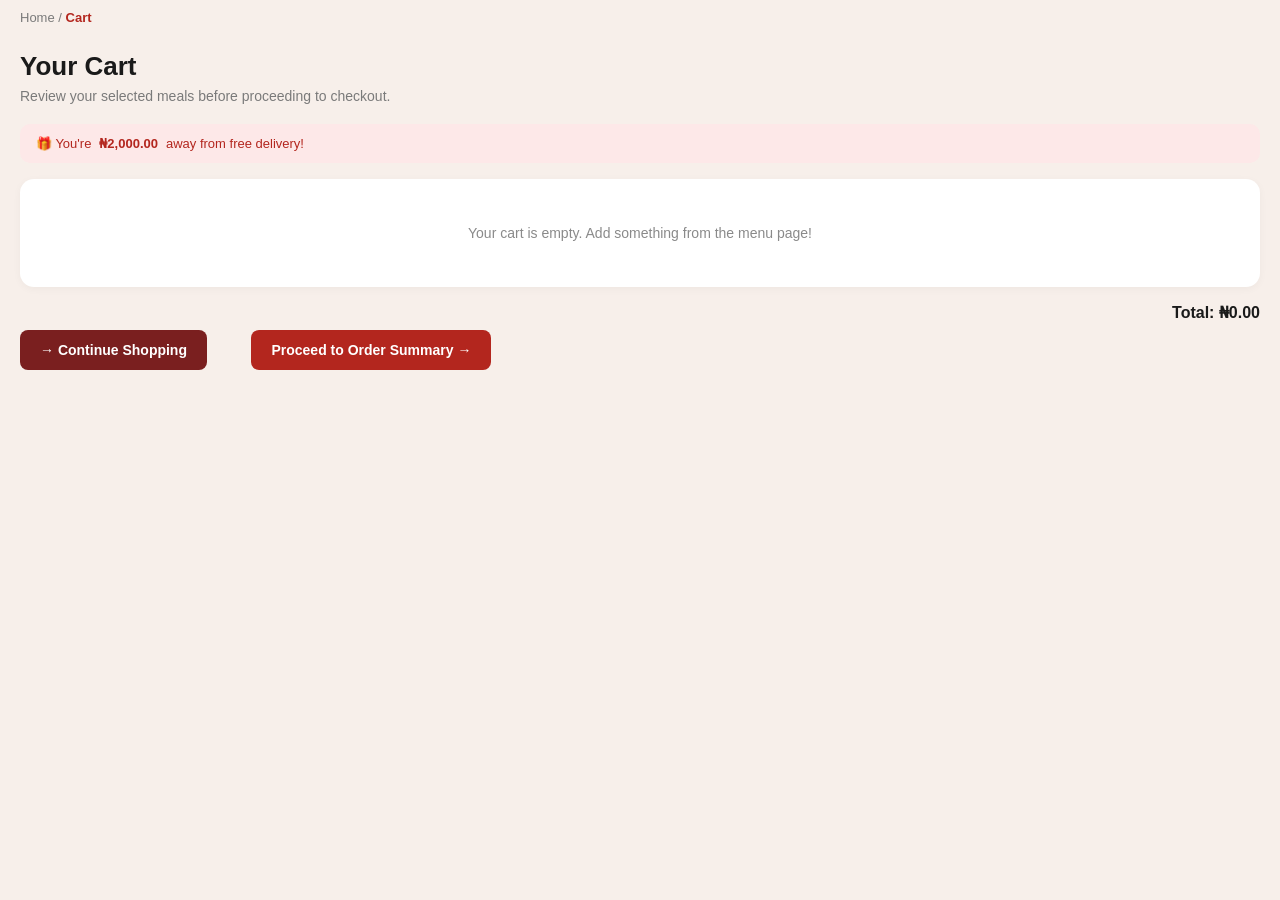
<file: cart.html>
<!DOCTYPE html>
<html lang="en">
<head>
  <meta charset="UTF-8">
  <meta name="viewport" content="width=device-width, initial-scale=1">
  <title>Taste Haven - Your Cart</title>
  <link rel="stylesheet" href="cart.css">
</head>
<body>

  <nav class="breadcrumb">
    <a href="index.html">Home</a> / <a href="cart.html">Cart</a>
  </nav>

  <main class="cart-page">

    <section class="cart-heading">
      <h1>Your Cart</h1>
      <p>Review your selected meals before proceeding to checkout.</p>
    </section>

    <aside class="delivery-banner">
      <p>&#127873; You're <strong>&#8358;2,000.00</strong> away from free delivery!</p>
    </aside>

    <section class="cart-items">

      <header class="cart-items__header">
        <p class="col-item">Item</p>
        <p class="col-price">Price</p>
        <p class="col-total">Total</p>
      </header>

      <section id="cart-list">
        <!-- cart.js fills this in with <article class="cart-item"> blocks -->
      </section>

    </section>

    <p class="cart-grand-total">Total: <data id="cart-total" value="0">&#8358;0.00</data></p>

    <a href="menu.html" class="btn continue-shopping-btn">&#8594; Continue Shopping</a>

    <a href="order-summary.html" class="btn checkout-link-btn">Proceed to Order Summary &#8594;</a>

  
  </main>

  <script src="cart.js"></script>
</body>
</html>
</file>
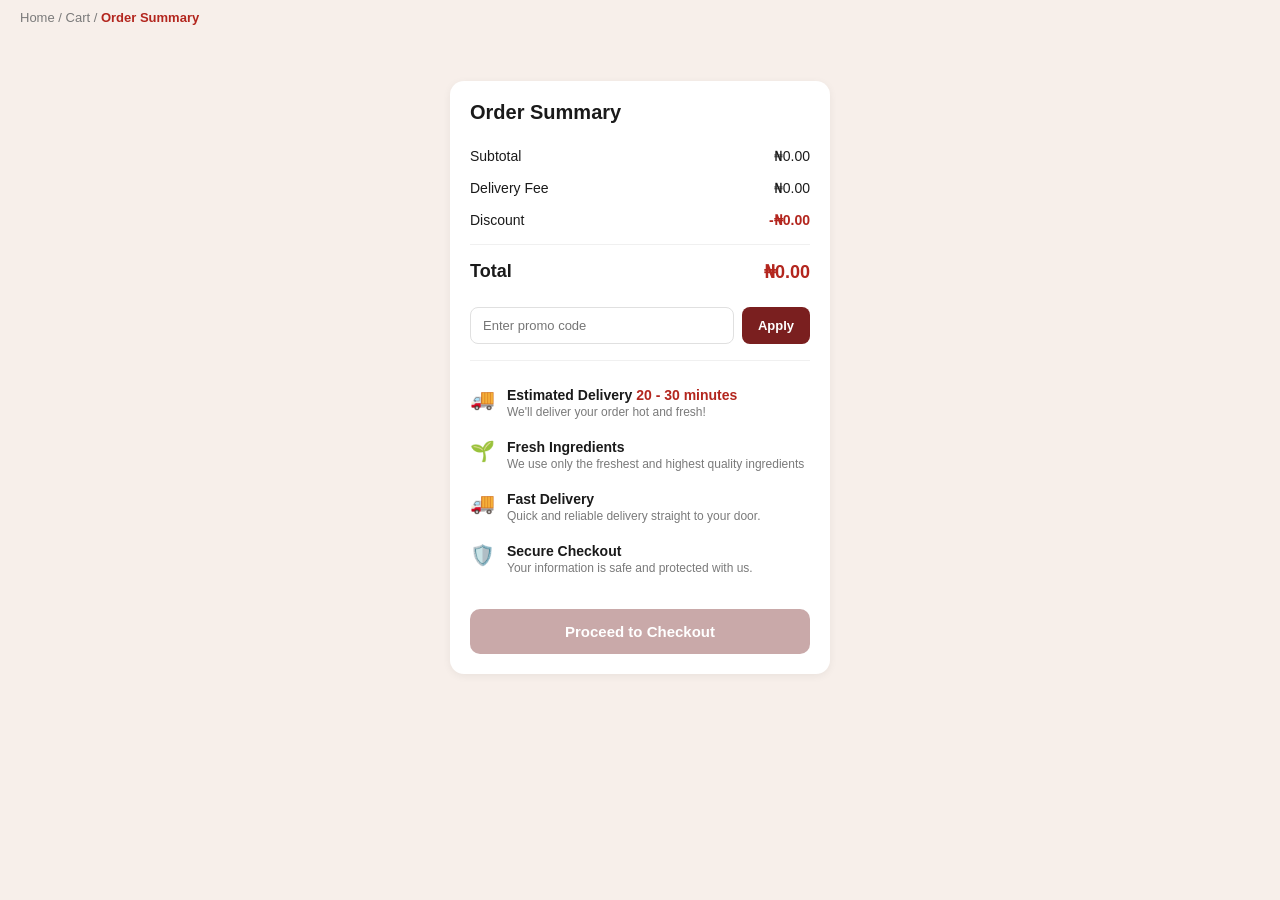
<file: order-summary.html>
<!DOCTYPE html>
<html lang="en">
<head>
  <meta charset="UTF-8">
  <meta name="viewport" content="width=device-width, initial-scale=1">
  <title>Taste Haven - Order Summary</title>
  <link rel="stylesheet" href="cart.css">
  <link rel="stylesheet" href="order-summary.css">
</head>
<body>

  <nav class="breadcrumb">
    <a href="index.html">Home</a> / <a href="cart.html">Cart</a> / <a href="#">Order Summary</a>
  </nav>

  <main class="summary-page">

    <section class="order-summary-card">

      <h2>Order Summary</h2>

      <div class="summary-row">
        <span>Subtotal</span>
        <span id="summary-subtotal">&#8358;0.00</span>
      </div>

      <div class="summary-row">
        <span>Delivery Fee</span>
        <span id="summary-delivery">&#8358;0.00</span>
      </div>

      <div class="summary-row discount-row">
        <span>Discount</span>
        <span id="summary-discount">-&#8358;0.00</span>
      </div>

      <hr>

      <div class="summary-row summary-total-row">
        <span>Total</span>
        <span id="summary-total">&#8358;0.00</span>
      </div>

      <div class="promo-row">
        <input type="text" id="promo-input" placeholder="Enter promo code">
        <button type="button" id="promo-apply-btn">Apply</button>
      </div>

      <ul class="delivery-info">

        <li>
          <span class="info-icon">&#128666;</span>
          <div>
            <p class="info-title">Estimated Delivery <span class="info-highlight">20 - 30 minutes</span></p>
            <p class="info-text">We'll deliver your order hot and fresh!</p>
          </div>
        </li>

        <li>
          <span class="info-icon">&#127793;</span>
          <div>
            <p class="info-title">Fresh Ingredients</p>
            <p class="info-text">We use only the freshest and highest quality ingredients</p>
          </div>
        </li>

        <li>
          <span class="info-icon">&#128666;</span>
          <div>
            <p class="info-title">Fast Delivery</p>
            <p class="info-text">Quick and reliable delivery straight to your door.</p>
          </div>
        </li>

        <li>
          <span class="info-icon">&#128737;&#65039;</span>
          <div>
            <p class="info-title">Secure Checkout</p>
            <p class="info-text">Your information is safe and protected with us.</p>
          </div>
        </li>

      </ul>

      <a href="checkout.html">
      <button type="button" class="checkout-btn" id="checkout-btn">Proceed to Checkout</button>
      </a>
    </section>

  </main>

  <script src="order-summary.js"></script>
</body>
</html>
</file>
<file: cart.css>
*, *::before, *::after { box-sizing: border-box; }

body {
  margin: 0;
  font-family: 'Segoe UI', Roboto, Arial, sans-serif;
  background-color: #F7EFEA;
  color: #1A1A1A;
}

img { display: block; max-width: 100%; }
a { text-decoration: none; color: inherit; }
ul { list-style: none; margin: 0; padding: 0; }

.breadcrumb {
  padding: 10px 20px;
  font-size: 13px;
  color: #7A7A7A;
}

.breadcrumb a:last-child { color: #B3261E; font-weight: 600; }

.cart-heading { padding: 16px 20px 8px; }
.cart-heading h1 { margin: 0; font-size: 26px; font-weight: 800; }
.cart-heading p { margin: 6px 0 0; font-size: 14px; color: #7A7A7A; }

.delivery-banner {
  margin: 12px 20px;
  background-color: #FDE8E8;
  border-radius: 10px;
  padding: 12px 16px;
  font-size: 13px;
  color: #B3261E;
}

.delivery-banner p { margin: 0; display: flex; align-items: center; gap: 8px; }
.delivery-banner strong { font-weight: 700; }

.cart-items {
  background-color: #FFFFFF;
  margin: 16px 20px;
  padding: 12px 16px;
  border-radius: 14px;
  box-shadow: 0 2px 8px rgba(0,0,0,0.04);
}

.cart-items__header { display: none; }

.cart-item {
  display: grid;
  grid-template-columns: 64px 1fr 1fr auto;
  grid-template-areas:
    "figure details details details"
    "price  qty     total   delete";
  align-items: center;
  gap: 8px 10px;
  padding: 16px 0;
  border-bottom: 1px solid #F0F0F0;
}

.cart-item:last-child { border-bottom: none; }

.cart-item__figure { grid-area: figure; margin: 0; }
.cart-item__figure img { width: 56px; height: 56px; object-fit: cover; border-radius: 10px; }

.cart-item__details { grid-area: details; margin: 0; }
.cart-item__details h3 { margin: 0 0 4px; font-size: 15px; font-weight: 700; }
.cart-item__description { margin: 4px 0 0; font-size: 12px; color: #8A8A8A; }

.cuisine-badge {
  display: inline-flex;
  align-items: center;
  gap: 4px;
  font-size: 11px;
  font-weight: 600;
  padding: 2px 8px;
  border-radius: 12px;
}

.cuisine-badge--international { background-color: #E8F0FE; color: #1A73E8; }
.cuisine-badge--nigerian { background-color: #E6F4EA; color: #1E7E34; }

.cart-item__price { grid-area: price; font-size: 13px; font-weight: 600; }
.cart-item__total { grid-area: total; font-size: 13px; font-weight: 700; color: #D93025; text-align: right; }
.cart-item__total .strike { text-decoration: none; color: #D93025; }

.quantity-stepper {
  grid-area: qty;
  display: flex;
  align-items: center;
  justify-content: center;
  gap: 8px;
  border: 1px solid #DDDDDD;
  border-radius: 20px;
  padding: 4px 10px;
  width: fit-content;
  margin: 0 auto;
}

.qty-btn { background: none; border: none; font-size: 15px; cursor: pointer; padding: 0 2px; }
.qty-value { font-size: 13px; font-weight: 600; min-width: 14px; text-align: center; }

.delete-btn {
  grid-area: delete;
  background-color: #FCE8E6;
  border: none;
  color: #D93025;
  width: 32px;
  height: 32px;
  border-radius: 50%;
  display: flex;
  align-items: center;
  justify-content: center;
  font-size: 14px;
  cursor: pointer;
  justify-self: end;
}

.empty-cart-msg {
  padding: 20px;
  text-align: center;
  color: #8A8A8A;
  font-size: 14px;
}

.cart-grand-total {
  margin: 0 20px;
  font-size: 16px;
  font-weight: 700;
  text-align: right;
}

.continue-shopping-btn {
  display: inline-flex;
  align-items: center;
  gap: 8px;
  background-color: #7A1F1F;
  color: #FFFFFF;
  font-weight: 600;
  font-size: 14px;
  padding: 12px 20px;
  border-radius: 8px;
  margin: 8px 20px 20px;
}

.recommendations { padding: 8px 0 24px; }
.recommendations h2 { margin: 0 20px 12px; font-size: 18px; font-weight: 800; }

.recommend-list {
  display: flex;
  flex-direction: column;
  gap: 12px;
  padding: 0 20px;
}

.recommend-item {
  width: 100%;
  background-color: #FFFFFF;
  border-radius: 12px;
  padding: 12px;
  box-shadow: 0 2px 8px rgba(0,0,0,0.04);
  display: grid;
  grid-template-columns: 70px 1fr auto;
  align-items: center;
  gap: 12px;
  text-align: left;
}

.recommend-item__figure { margin: 0; }
.recommend-item__figure img { width: 70px; height: 70px; object-fit: cover; border-radius: 8px; }

.recommend-item h3 { margin: 0 0 4px; font-size: 14px; font-weight: 700; grid-column: 2; }

.recommend-item data {
  display: block;
  font-size: 13px;
  font-weight: 600;
  margin: 0;
  grid-column: 2;
  grid-row: 2;
}

.add-btn {
  grid-column: 3;
  grid-row: 1 / 3;
  display: inline-flex;
  align-items: center;
  gap: 4px;
  background-color: #FFFFFF;
  border: 1px solid #B3261E;
  color: #B3261E;
  font-size: 12px;
  font-weight: 600;
  padding: 6px 12px;
  border-radius: 6px;
  cursor: pointer;
  white-space: nowrap;
}

.checkout-link-btn {
  display: inline-flex;
  align-items: center;
  gap: 8px;
  background-color: #B3261E;
  color: #FFFFFF;
  font-weight: 600;
  font-size: 14px;
  padding: 12px 20px;
  border-radius: 8px;
  margin: 0 20px 20px;
}
</file>
<file: order-summary.css>
.summary-page {
  padding: 16px 20px 40px;
  max-width: 480px;
  margin: 0 auto;
}

.order-summary-card {
  background-color: #FFFFFF;
  border-radius: 14px;
  padding: 20px;
  box-shadow: 0 2px 8px rgba(0,0,0,0.06);
}

.order-summary-card h2 {
  margin: 0 0 16px;
  font-size: 20px;
  font-weight: 800;
}

.summary-row {
  display: flex;
  justify-content: space-between;
  padding: 8px 0;
  font-size: 14px;
}

.discount-row span:last-child {
  color: #B3261E;
  font-weight: 600;
}

.order-summary-card hr {
  border: none;
  border-top: 1px solid #F0F0F0;
  margin: 8px 0;
}

.summary-total-row {
  font-size: 18px;
  font-weight: 800;
}

.summary-total-row span:last-child {
  color: #B3261E;
}

.promo-row {
  display: flex;
  gap: 8px;
  margin: 16px 0;
}

.promo-row input {
  flex: 1;
  padding: 10px 12px;
  border: 1px solid #E0E0E0;
  border-radius: 8px;
  font-size: 13px;
}

.promo-row button {
  background-color: #7A1F1F;
  color: #FFFFFF;
  border: none;
  padding: 10px 16px;
  border-radius: 8px;
  font-weight: 600;
  font-size: 13px;
  cursor: pointer;
}

.delivery-info {
  margin: 16px 0;
  padding: 16px 0 0;
  border-top: 1px solid #F0F0F0;
}

.delivery-info li {
  display: flex;
  gap: 12px;
  padding: 10px 0;
}

.info-icon { font-size: 20px; }

.info-title { margin: 0; font-size: 14px; font-weight: 700; }
.info-highlight { color: #B3261E; }
.info-text { margin: 2px 0 0; font-size: 12px; color: #7A7A7A; }

.checkout-btn {
  width: 100%;
  background-color: #7A1F1F;
  color: #FFFFFF;
  border: none;
  padding: 14px;
  border-radius: 10px;
  font-weight: 700;
  font-size: 15px;
  cursor: pointer;
  margin-top: 8px;
}

.checkout-btn:disabled {
  background-color: #C9A9A9;
  cursor: not-allowed;
}

/* ===========================
   DESKTOP ENHANCEMENT
=========================== */

@media (min-width: 700px) {
  .summary-page {
    max-width: 420px;
    margin: 30px auto;
  }
}
</file>
